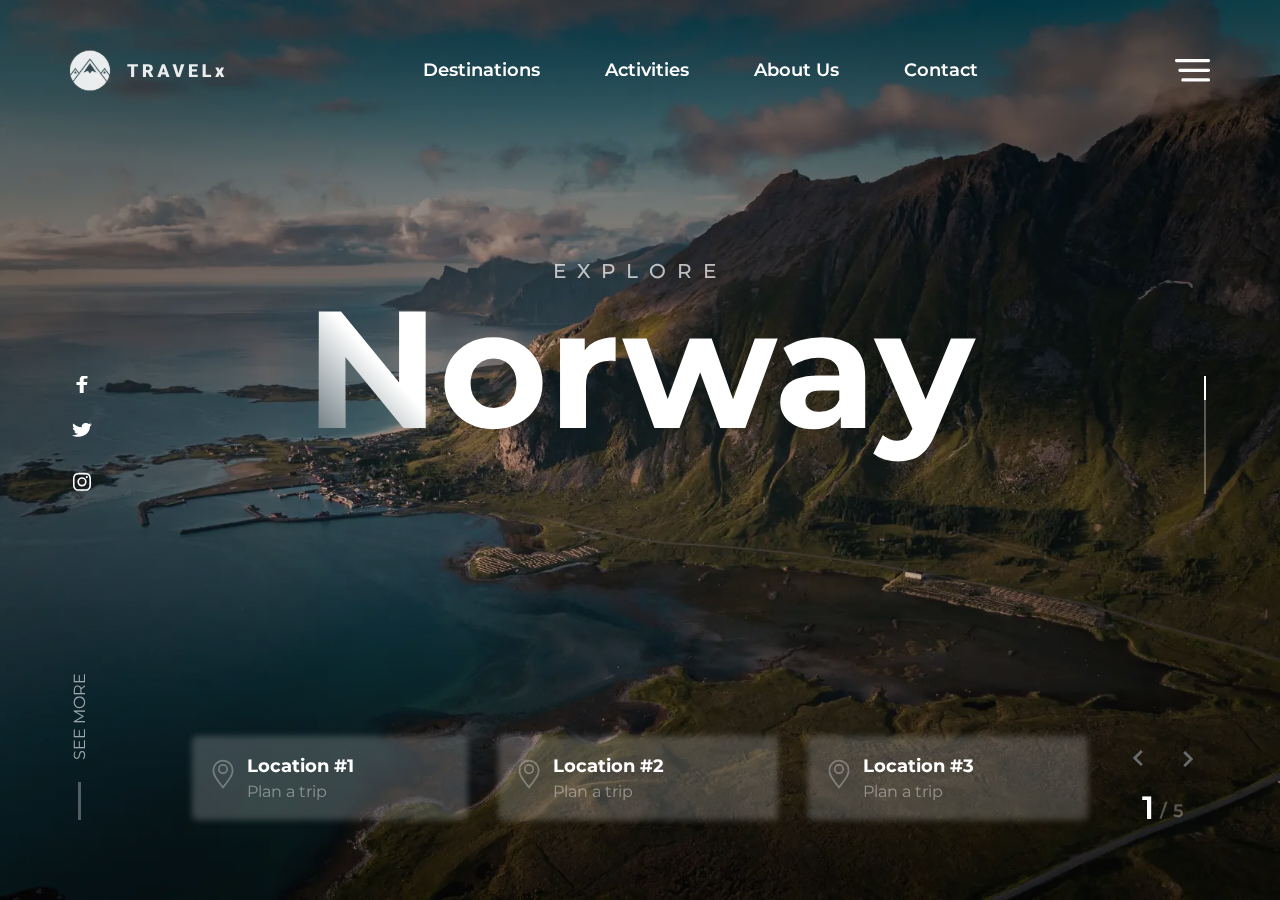
<file: index.html>
<!DOCTYPE html><html lang="en"><head><meta charset="UTF-8"/><meta http-equiv="X-UA-Compatible" content="IE=edge"/><meta name="viewport" content="width=device-width, initial-scale=1.0"/><title>Travel</title><link rel="stylesheet" href="./css/main.css"/></head><body><div id="loader" class="loader-wrapper"><span class="loader"></span></div><header class="header"><div class="swiper"><div class="swiper-wrapper"><div class="swiper-slide"><div class="slide slide--norway"><div class="slide__header"><div class="slide__tagline" data-swiper-parallax-opacity="0" data-swiper-parallax="150%"> EXPLORE</div><h1 class="slide__title slide__title--norway" data-swiper-parallax="-100%"> Norway</h1></div><div class="slide__locations" data-swiper-parallax="-500"><a href="#!" class="location"><div class="location__title">Location #1</div><div class="location__link">Plan a trip</div></a><a href="#!" class="location"><div class="location__title">Location #2</div><div class="location__link">Plan a trip</div></a><a href="#!" class="location"><div class="location__title">Location #3</div><div class="location__link">Plan a trip</div></a></div></div></div><div class="swiper-slide"><div class="slide slide--austria"><div class="slide__header"><div class="slide__tagline" data-swiper-parallax-opacity="0" data-swiper-parallax="150%"> EXPLORE</div><h1 class="slide__title slide__title--austria" data-swiper-parallax="-100%"> Austria</h1></div><div class="slide__locations" data-swiper-parallax="-500"><a href="#!" class="location"><div class="location__title">Location #1</div><div class="location__link">Plan a trip</div></a><a href="#!" class="location"><div class="location__title">Location #2</div><div class="location__link">Plan a trip</div></a><a href="#!" class="location"><div class="location__title">Location #3</div><div class="location__link">Plan a trip</div></a></div></div></div><div class="swiper-slide"><div class="slide slide--uae"><div class="slide__header"><div class="slide__tagline" data-swiper-parallax-opacity="0" data-swiper-parallax="150%"> EXPLORE</div><h1 class="slide__title slide__title--uae" data-swiper-parallax="-100%"> UAE</h1></div><div class="slide__locations" data-swiper-parallax="-500"><a href="#!" class="location"><div class="location__title">Location #1</div><div class="location__link">Plan a trip</div></a><a href="#!" class="location"><div class="location__title">Location #2</div><div class="location__link">Plan a trip</div></a><a href="#!" class="location"><div class="location__title">Location #3</div><div class="location__link">Plan a trip</div></a></div></div></div><div class="swiper-slide"><div class="slide slide--thailand"><div class="slide__header"><div class="slide__tagline" data-swiper-parallax-opacity="0" data-swiper-parallax="150%"> EXPLORE</div><h1 class="slide__title slide__title--thailand" data-swiper-parallax="-100%"> Thailand</h1></div><div class="slide__locations" data-swiper-parallax="-500"><a href="#!" class="location"><div class="location__title">Location #1</div><div class="location__link">Plan a trip</div></a><a href="#!" class="location"><div class="location__title">Location #2</div><div class="location__link">Plan a trip</div></a><a href="#!" class="location"><div class="location__title">Location #3</div><div class="location__link">Plan a trip</div></a></div></div></div><div class="swiper-slide"><div class="slide slide--morocco"><div class="slide__header"><div class="slide__tagline" data-swiper-parallax-opacity="0" data-swiper-parallax="150%"> EXPLORE</div><h1 class="slide__title slide__title--morocco" data-swiper-parallax="-100%"> Morocco</h1></div><div class="slide__locations" data-swiper-parallax="-500"><a href="#!" class="location"><div class="location__title">Location #1</div><div class="location__link">Plan a trip</div></a><a href="#!" class="location"><div class="location__title">Location #2</div><div class="location__link">Plan a trip</div></a><a href="#!" class="location"><div class="location__title">Location #3</div><div class="location__link">Plan a trip</div></a></div></div></div></div></div><div class="header__content"><div class="header__nav"><nav class="nav"><a href="#!" class="nav__logo"><picture><source srcset="img/icons/logo.svg" type="image/webp"><img src="img/icons/logo.svg" alt="logo"/></picture></a><div class="nav__list"><ul><li><a href="#!">Destinations</a></li><li><a href="#!">Activities</a></li><li><a href="#!">About Us</a></li><li><a href="#!">Contact</a></li></ul></div><div class="nav__mobile-nav"> <button id="modalOpen" class="nav__btn"><picture><source srcset="img/icons/nav-btn.svg" type="image/webp"><img src="img/icons/nav-btn.svg" alt="nav-btn"/></picture></button></div></nav></div><div class="header__socials"><div class="socials"><a href="#!"><picture><source srcset="img/icons/facebook.svg" type="image/webp"><img src="img/icons/facebook.svg" alt="facebook"/></picture></a><a href="#!"><picture><source srcset="img/icons/twitter.svg" type="image/webp"><img src="img/icons/twitter.svg" alt="twitter"/></picture></a><a href="#!"><picture><source srcset="img/icons/instagram.svg" type="image/webp"><img src="img/icons/instagram.svg" alt="instagram"/></picture></a></div></div><div class="header__see-more"><a href="#!" class="see-more">SEE MORE</a></div><div class="header__slider-controls"><div class="slider-controls"><div class="slider-controls__arrows"> <button id="sliderPrev"><picture><source srcset="img/icons/left.svg" type="image/webp"><img src="img/icons/left.svg" alt="left"/></picture></button> <button id="sliderNext"><picture><source srcset="img/icons/right.svg" type="image/webp"><img src="img/icons/right.svg" alt="right"/></picture></button></div><div class="slider-controls__count"></div></div></div><div class="header__scrolbar"><div class="swiper-scrollbar"></div></div></div><div class="mobile-nav-overlay" id="mobileNavOverlay"></div><div class="mobile-nav" id="mobileNav"> <button class="mobile-nav__btn" id="modalClose"><picture><source srcset="img/icons/close.svg" type="image/webp"><img src="img/icons/close.svg" alt="close"/></picture></button><ul class="mobile-nav__list"><li><a href="#!" class="active">Home</a></li><li><a href="#!">Services</a></li><li><a href="#!">About Us</a></li><li><a href="#!">Projects</a></li><li><a href="#!">Contact</a></li></ul></div></header><script src="./js/index.bundle.js"></script></body></html>
</file>
<file: css/main.css>
@import url(https://fonts.googleapis.com/css?family=Montserrat:regular,500,600,700);@keyframes animloader{0%{left:0;transform:translateX(-100%)}to{left:100%;transform:translateX(0)}}*{padding:0;margin:0;border:0}*,::after,::before{box-sizing:border-box}a,a:hover,a:link,a:visited{text-decoration:none}aside,footer,header,legend,main,nav,section{display:block}h1,h2,h3,h4,h5,h6,p{font-size:inherit;font-weight:inherit}ul,ul li{list-style:none}img{vertical-align:top}img,svg{max-width:100%;height:auto}address{font-style:normal}input,select,textarea{background-color:transparent}button,input,select,textarea{font-family:inherit;font-size:inherit;color:inherit}input::-ms-clear{display:none}button,input[type=submit]{display:inline-block;box-shadow:none;background-color:transparent;background:0 0;cursor:pointer}button:active,button:focus,input:active,input:focus{outline:0}button::-moz-focus-inner{padding:0;border:0}label{cursor:pointer}:root{--container-width:1200px;--container-padding:15px;--font-main:"Poppins", sans-serif;--font-accent:"Playfair Display", serif;--page-bg:#fff;--text-color:#000;--accent:#ac182c;--laptop-size:1199px;--tablet-size:959px;--mobile-size:599px}.dark{--page-bg:#252526;--text-color:#fff}html{scroll-behavior:smooth}body{font-family:"Montserrat",sans-serif}.none{display:none!important}.visually-hidden{position:absolute;width:1px;height:1px;margin:-1px;border:0;padding:0;white-space:nowrap;clip-path:inset(100%);clip:rect(0 0 0 0);overflow:hidden}.no-scroll{overflow-y:hidden}.container{padding:0 var(--container-padding);max-width:var(--container-width);margin:0 auto}.container-right{padding-left:calc((100% - var(--container-width))/2 + var(--container-padding))}.container-left{padding-right:calc((100% - var(--container-width))/2 + var(--container-padding))}body,html{min-height:100vh;display:flex;flex-direction:column}.footer{margin-top:auto;padding:60px 0;background-color:#e3e3e3}.header{min-height:100vh;position:relative;background-color:#c4c4c4}.header,.header a{color:#fff}.header__content{position:absolute;z-index:9;top:50px;left:70px;right:70px;bottom:80px;pointer-events:none}@media (max-width:1200px){.header__content{top:40px;left:40px;right:40px;bottom:60px}}@media (max-width:767px){.header__content{top:30px;left:5%;right:5%;bottom:30px}}.header__nav,.header__socials{pointer-events:all}.header__socials{position:absolute;left:0;top:50%;transform:translateY(-50%)}@media (max-width:767px){.header__socials{display:none}}@media (max-width:600px){.header__socials{top:40%}}.header__see-more{pointer-events:all;position:absolute;left:0;bottom:0}@media (max-width:1023px){.header__see-more{display:none}}.header__slider-controls{pointer-events:all;position:absolute;right:0;bottom:0}@media (max-width:1023px){.header__slider-controls{display:none}}.header__scrolbar{pointer-events:all;position:absolute;right:0;top:50%;transform:rotate(90deg) translateX(50%);transform-origin:right top;height:10px;width:120px}@media (max-width:576px){.header__scrolbar{top:55%}}.loader{width:400px;height:4.8px;display:inline-block;position:relative;background:rgba(255,255,255,.15);overflow:hidden}@media (max-width:412px){.loader{width:280px}}@media (max-width:300px){.loader{width:200px}}.loader::after{content:"";width:192px;height:4.8px;background:#fff;position:absolute;top:0;left:0;box-sizing:border-box;animation:animloader 1s linear infinite}.loader-wrapper,.location::before{position:absolute;top:0;left:0;height:100%;width:100%}.loader-wrapper{z-index:999;background:rgba(38,48,56,.7);display:flex;justify-content:center;align-items:center;transition:opacity .2s ease-in}.loader-wrapper--hidden{opacity:0;pointer-events:none}.location{flex-grow:1;position:relative;display:block;padding:34px 20px 26px 95px;background-image:url(./../img/icons/map.svg);background-position:35px 40px;block-size:auto;background-repeat:no-repeat}.location::before{content:"";right:0;bottom:0;background-color:rgba(255,255,255,.2);border-radius:5px;filter:blur(3px)}.location:hover::before{opacity:.8;filter:blur(5px)}@media (max-width:1400px){.location{padding:20px 20px 18px 55px;background-position:15px 22px}}@media (max-width:576px){.location{padding:5px 20px 5px 55px;background-position:5px 10px}}.location__title{font-size:20px;font-weight:700;line-height:1.2;color:#fff;margin-bottom:4px}@media (max-width:1400px){.location__title{font-size:18px}}.location__link{font-size:16px;font-weight:400;line-height:1.25;color:#fff;opacity:.4}.mobile-nav-overlay{opacity:0;z-index:99;position:absolute;left:0;top:0;width:100%;height:100%;background:rgba(0,0,0,.5);pointer-events:none;transition:all .4s ease-in}.mobile-nav-overlay--open{opacity:1;pointer-events:all}.mobile-nav{z-index:99;position:fixed;top:0;right:0;transform:translateX(100%);min-height:100vh;width:440px;padding:80px 60px 40px;background:#000;transition:transform .4s ease-in}@media (max-width:767px){.mobile-nav{width:320px;padding:40px 30px 0}}@media (max-width:280px){.mobile-nav{width:100%}}.mobile-nav--open{transform:translateX(0)}.mobile-nav__btn{position:absolute;top:35px;right:50px;width:48px;height:48px}@media (max-width:767px){.mobile-nav__btn{top:30px;right:20px;width:42px;height:42px}}.mobile-nav__list{font-size:22px}.mobile-nav__list li{border-bottom:1px solid rgba(255,255,255,.2)}.mobile-nav__list a{display:block;padding:30px 0;margin-right:50px;transition:all .2s ease-in}@media (max-width:767px){.mobile-nav__list a{padding:20px 0}}.mobile-nav__list a:hover{padding-left:20px}@media (max-width:767px){.mobile-nav__list{font-size:18px}}.mobile-nav__list .active{opacity:.5}.mobile-nav-btn{--time:0.1s;--width:40px;--height:30px;--line-height:4px;--spacing:6px;--color:#000;--radius:4px;height:calc(var(--line-height)*3 + var(--spacing)*2);width:var(--width);display:flex;justify-content:center;align-items:center}.nav-icon,.nav-icon::after,.nav-icon::before{position:relative;width:var(--width);height:var(--line-height);background-color:var(--color);border-radius:var(--radius)}.nav-icon::after,.nav-icon::before{content:"";display:block;position:absolute;left:0;transition:transform var(--time) ease-in,top var(--time) linear var(--time)}.nav-icon::before{top:calc(-1*(var(--line-height) + var(--spacing)))}.nav-icon::after{top:calc(var(--line-height) + var(--spacing))}.nav-icon.nav-icon--active{background-color:transparent}.nav-icon.nav-icon--active::after,.nav-icon.nav-icon--active::before{top:0;transition:top var(--time) linear,transform var(--time) ease-in var(--time)}.nav-icon.nav-icon--active::before{transform:rotate(45deg)}.nav-icon.nav-icon--active::after{transform:rotate(-45deg)}.mobile-nav-btn{z-index:999}.nav,.nav__list ul{display:flex;align-items:center}.nav{justify-content:space-between;column-gap:30px}@media (max-width:1200px){.nav__list{display:none}}.nav__list ul{column-gap:65px;font-weight:600;font-size:18px;line-height:1.22}.nav__list a,a.see-more{position:relative}.nav__list a::before,a.see-more::before{content:"";position:absolute;left:0;background-color:#fff}.nav__list a::before{width:100%;height:1px;bottom:-4px;transform-origin:right;transform:scaleX(0);transition:transform .3s ease-in-out}.nav__list a:hover::before{transform:scaleX(1);transform-origin:left}a.see-more{padding-left:60px;color:rgba(255,255,255,.6);display:block;transform:rotate(-90deg) translateY(100%);transform-origin:left bottom}a.see-more::before{top:calc(50% - 1.5px);width:38px;height:3px;opacity:.3}:root{--radial-bg:radial-gradient(
    50% 50% at 50% 50%,
    rgba(0, 0, 0, 0) 0%,
    rgba(0, 0, 0, 0.2) 100%
  );--linear-bg:linear-gradient(
    181deg,
    rgba(0, 0, 0, 0.2) 0.91%,
    rgba(255, 255, 255, 0) 116.71%,
    rgba(255, 255, 255, 0) 116.72%
  )}.slide{min-height:100vh;overflow:hidden;padding-bottom:80px;display:flex;flex-direction:column;justify-content:space-between;color:#fff;cursor:grab}.slide--norway{background:var(--linear-bg),var(--radial-bg),url(./../img/01.webp) center center/cover no-repeat}.slide--austria{background:var(--linear-bg),var(--radial-bg),url(./../img/02.webp) center center/cover no-repeat}.slide--uae{background:var(--linear-bg),var(--radial-bg),url(./../img/03.webp) center center/cover no-repeat}.slide--thailand{background:var(--linear-bg),var(--radial-bg),url(./../img/04.webp) center center/cover no-repeat}.slide--morocco{background:var(--linear-bg),var(--radial-bg),url(./../img/05.webp) center center/cover no-repeat}.slide::before{content:""}.slide:active{cursor:grabbing}@media (max-width:1200px){.slide{padding-bottom:60px}}@media (max-width:767px){.slide{padding-top:100px;padding-bottom:40px}}@media (min-width:500px) and (max-height:844px){.slide{padding-bottom:40px}}.slide__header{text-align:center;position:relative}.slide__title{font-size:13vw;font-weight:700;line-height:1.22;display:inline-block;padding:0 10px;background:linear-gradient(47.06deg,#000 -3.87%,rgba(255,255,255,0) 20.98%),#fff;background-clip:text;-webkit-background-clip:text!important;-webkit-text-fill-color:transparent!important}.slide__title--norway{background:linear-gradient(47.06deg,#051d27 -3.87%,rgba(255,255,255,0) 20.98%),#fff}.slide__title--austria{background:linear-gradient(47.06deg,#122127 -3.87%,rgba(255,255,255,0) 20.98%),#fff}.slide__title--uae{background:linear-gradient(47.06deg,#aa6621 -3.87%,rgba(255,255,255,0) 20.98%),#fff}.slide__title--thailand{background:linear-gradient(47.06deg,#2e7c88 -3.87%,rgba(255,255,255,0) 20.98%),#fff}.slide__title--morocco{background:linear-gradient(47.06deg,#757575 -3.87%,rgba(255,255,255,0) 20.98%),#fff}@media (max-width:767px){.slide__title{font-size:19vw}}.slide__tagline{position:absolute;width:100%;top:-8px;font-weight:500;font-size:1.56vw;line-height:1.23;letter-spacing:.55em;color:rgba(255,255,255,.7)}@media (max-width:767px){.slide__tagline{font-size:3vw}}.slide__locations{display:flex;column-gap:30px;width:70%;margin:0 auto}@media (max-width:1023px){.slide__locations{width:90%}}@media (max-width:767px){.slide__locations{width:70%;flex-direction:column;row-gap:20px}}.slider-controls{display:grid;gap:15px}.slider-controls__arrows{display:flex;column-gap:5px}.slider-controls__count{display:flex;column-gap:6px;justify-content:center;align-items:flex-end;color:rgba(255,255,255,.3);font-size:18px;font-weight:600;line-height:1;text-align:right}.slider-controls__count .swiper-pagination-current,.slider-controls__count-current{font-size:32px;line-height:.75;color:#fff}.slider-controls .swiper-pagination-fraction{color:rgba(255,255,255,.3)}.socials{display:flex;flex-direction:column;row-gap:28px;align-items:center}.swiper-scrollbar{height:2px!important;border-radius:0!important;background-color:rgba(255,255,255,.3)!important}.swiper-scrollbar-drag{border-radius:0!important;background-color:#fff!important}
/*# sourceMappingURL=[data-uri] */
</file>
